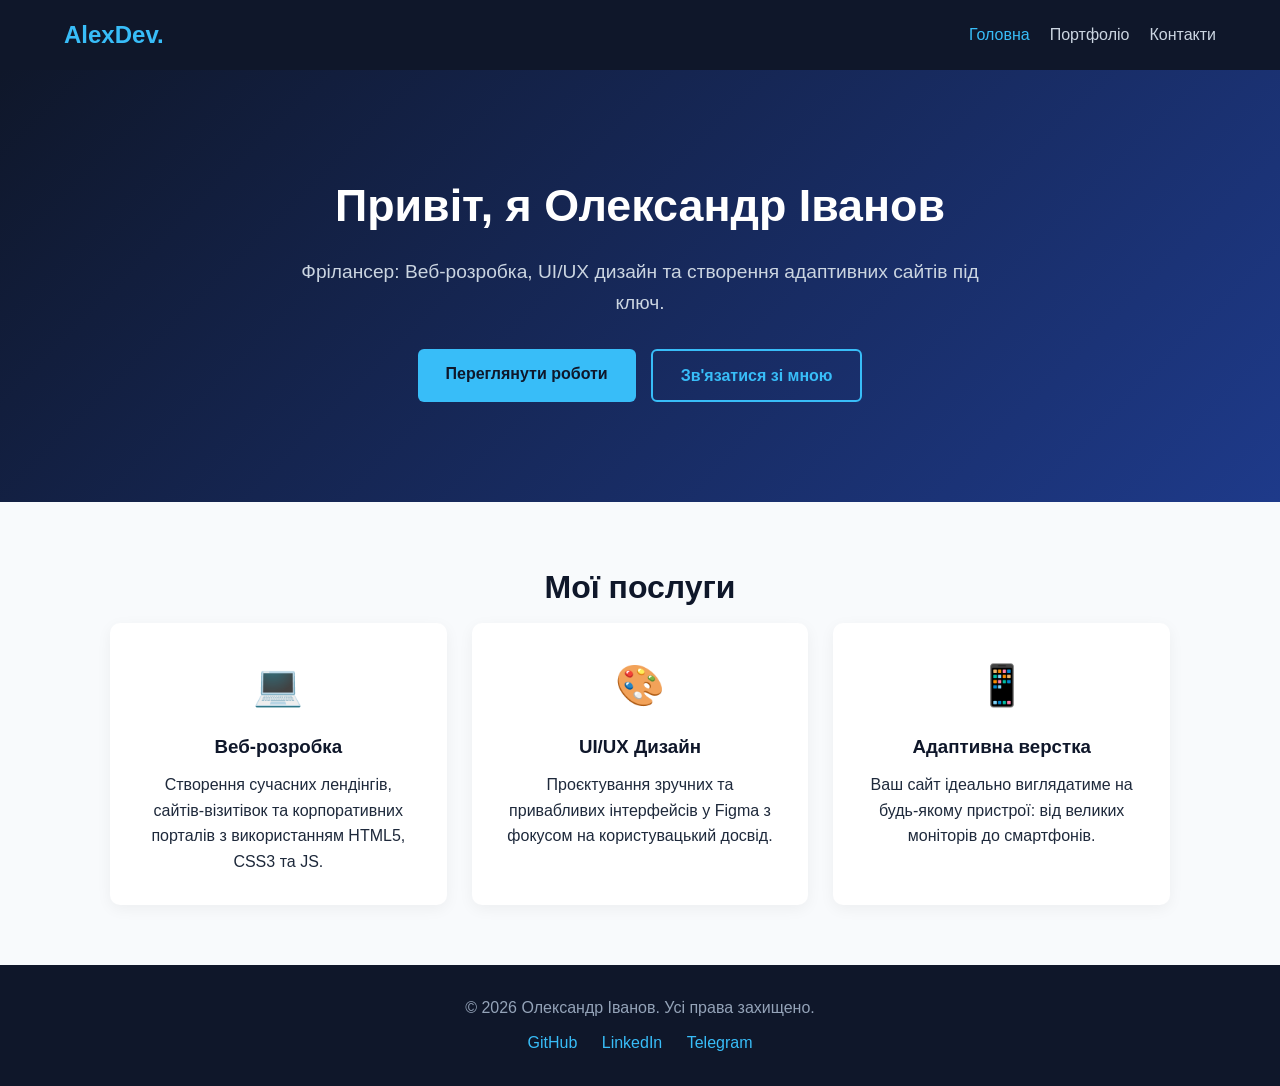
<file: index.html>
<!DOCTYPE html>
<html lang="uk">
<head>
    <meta charset="UTF-8">
    <meta name="viewport" content="width=device-width, initial-scale=1.0">
    <title>Олександр Іванов — Візитівка фрілансера</title>
    <link rel="stylesheet" href="style.css">
</head>
<body>

    <header class="navbar">
        <div class="logo">AlexDev.</div>
        <nav>
            <ul class="nav-links">
                <li><a href="index.html" class="active">Головна</a></li>
                <li><a href="portfolio.html">Портфоліо</a></li>
                <li><a href="contacts.html">Контакти</a></li>
            </ul>
        </nav>
    </header>

    <section class="hero">
        <div class="hero-content">
            <h1>Привіт, я Олександр Іванов</h1>
            <p>Фрілансер: Веб-розробка, UI/UX дизайн та створення адаптивних сайтів під ключ.</p>
            <div class="hero-buttons">
                <a href="portfolio.html" class="btn btn-primary">Переглянути роботи</a>
                <a href="contacts.html" class="btn btn-secondary">Зв'язатися зі мною</a>
            </div>
        </div>
    </section>

    <section class="container">
        <h2 class="section-title">Мої послуги</h2>
        <div class="grid-3">
            <div class="card">
                <div class="icon">💻</div>
                <h3>Веб-розробка</h3>
                <p>Створення сучасних лендінгів, сайтів-візитівок та корпоративних порталів з використанням HTML5, CSS3 та JS.</p>
            </div>
            <div class="card">
                <div class="icon">🎨</div>
                <h3>UI/UX Дизайн</h3>
                <p>Проєктування зручних та привабливих інтерфейсів у Figma з фокусом на користувацький досвід.</p>
            </div>
            <div class="card">
                <div class="icon">📱</div>
                <h3>Адаптивна верстка</h3>
                <p>Ваш сайт ідеально виглядатиме на будь-якому пристрої: від великих моніторів до смартфонів.</p>
            </div>
        </div>
    </section>

    <footer class="footer">
        <p>&copy; 2026 Олександр Іванов. Усі права захищено.</p>
        <div class="social-links">
            <a href="https://github.com" target="_blank">GitHub</a>
            <a href="https://linkedin.com" target="_blank">LinkedIn</a>
            <a href="https://t.me" target="_blank">Telegram</a>
        </div>
    </footer>

</body>
</html>
</file>
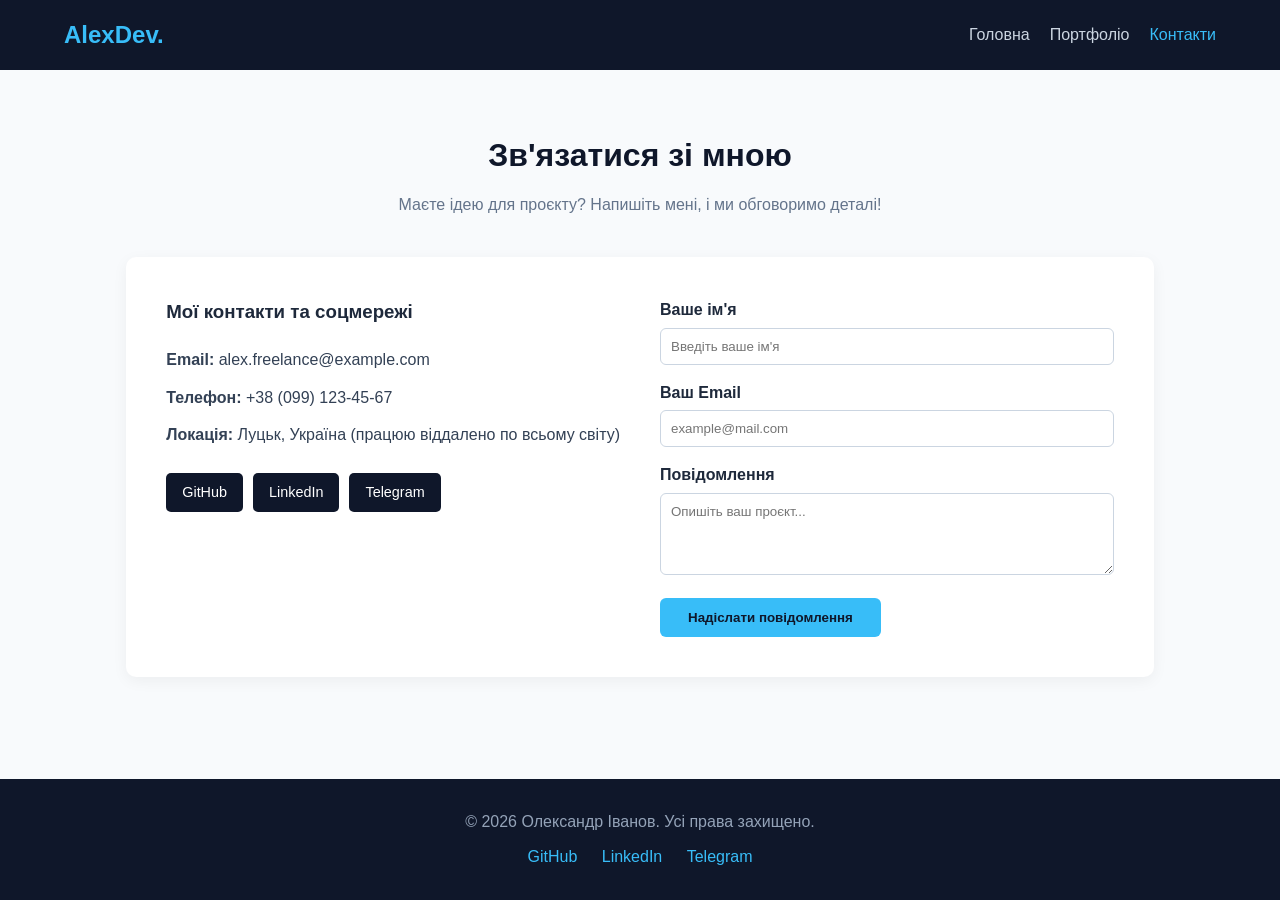
<file: contacts.html>
<!DOCTYPE html>
<html lang="uk">
<head>
    <meta charset="UTF-8">
    <meta name="viewport" content="width=device-width, initial-scale=1.0">
    <title>Контакти — Олександр Іванов</title>
    <link rel="stylesheet" href="style.css">
</head>
<body>

    <header class="navbar">
        <div class="logo">AlexDev.</div>
        <nav>
            <ul class="nav-links">
                <li><a href="index.html">Головна</a></li>
                <li><a href="portfolio.html">Портфоліо</a></li>
                <li><a href="contacts.html" class="active">Контакти</a></li>
            </ul>
        </nav>
    </header>

    <section class="container">
        <h2 class="section-title">Зв'язатися зі мною</h2>
        <p class="section-subtitle">Маєте ідею для проєкту? Напишіть мені, і ми обговоримо деталі!</p>

        <div class="contact-wrapper">
            <div class="contact-info">
                <h3>Мої контакти та соцмережі</h3>
                <p><strong>Email:</strong> alex.freelance@example.com</p>
                <p><strong>Телефон:</strong> +38 (099) 123-45-67</p>
                <p><strong>Локація:</strong> Луцьк, Україна (працюю віддалено по всьому світу)</p>
                
                <div class="social-box">
                    <a href="https://github.com" target="_blank" class="social-btn">GitHub</a>
                    <a href="https://linkedin.com" target="_blank" class="social-btn">LinkedIn</a>
                    <a href="https://t.me" target="_blank" class="social-btn">Telegram</a>
                </div>
            </div>

            <form class="contact-form" action="#" method="post">
                <div class="form-group">
                    <label for="name">Ваше ім'я</label>
                    <input type="text" id="name" name="name" placeholder="Введіть ваше ім'я" required>
                </div>
                <div class="form-group">
                    <label for="email">Ваш Email</label>
                    <input type="email" id="email" name="email" placeholder="example@mail.com" required>
                </div>
                <div class="form-group">
                    <label for="message">Повідомлення</label>
                    <textarea id="message" name="message" rows="4" placeholder="Опишіть ваш проєкт..." required></textarea>
                </div>
                <button type="submit" class="btn btn-primary">Надіслати повідомлення</button>
            </form>
        </div>
    </section>

    <footer class="footer">
        <p>&copy; 2026 Олександр Іванов. Усі права захищено.</p>
        <div class="social-links">
            <a href="https://github.com" target="_blank">GitHub</a>
            <a href="https://linkedin.com" target="_blank">LinkedIn</a>
            <a href="https://t.me" target="_blank">Telegram</a>
        </div>
    </footer>

</body>
</html>
</file>
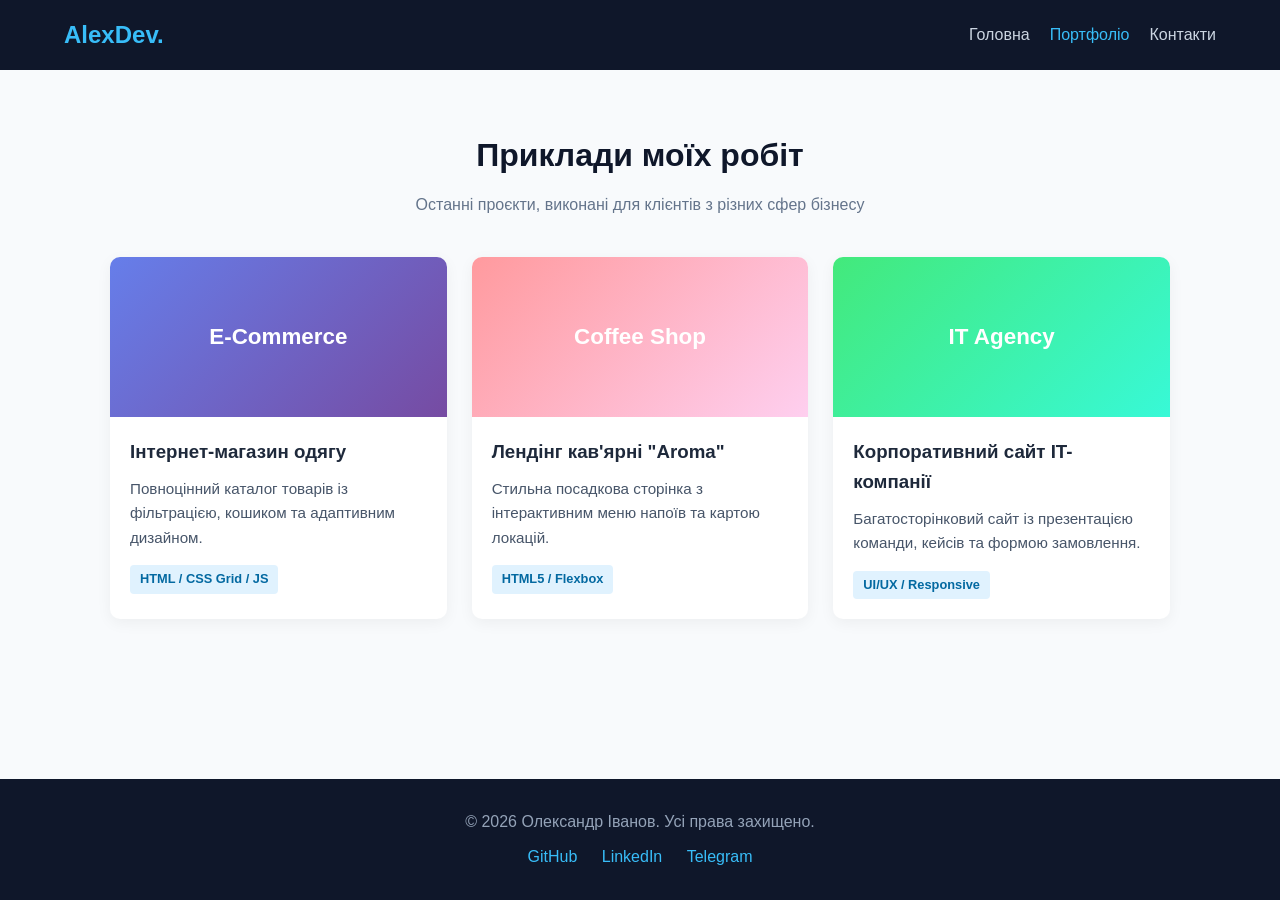
<file: portfolio.html>
<!DOCTYPE html>
<html lang="uk">
<head>
    <meta charset="UTF-8">
    <meta name="viewport" content="width=device-width, initial-scale=1.0">
    <title>Портфоліо — Олександр Іванов</title>
    <link rel="stylesheet" href="style.css">
</head>
<body>

    <header class="navbar">
        <div class="logo">AlexDev.</div>
        <nav>
            <ul class="nav-links">
                <li><a href="index.html">Головна</a></li>
                <li><a href="portfolio.html" class="active">Портфоліо</a></li>
                <li><a href="contacts.html">Контакти</a></li>
            </ul>
        </nav>
    </header>

    <section class="container">
        <h2 class="section-title">Приклади моїх робіт</h2>
        <p class="section-subtitle">Останні проєкти, виконані для клієнтів з різних сфер бізнесу</p>
        
        <div class="grid-3">
            <div class="portfolio-card">
                <div class="portfolio-img" style="background: linear-gradient(135deg, #667eea, #764ba2);">
                    <span>E-Commerce</span>
                </div>
                <div class="portfolio-info">
                    <h3>Інтернет-магазин одягу</h3>
                    <p>Повноцінний каталог товарів із фільтрацією, кошиком та адаптивним дизайном.</p>
                    <span class="tag">HTML / CSS Grid / JS</span>
                </div>
            </div>

            <div class="portfolio-card">
                <div class="portfolio-img" style="background: linear-gradient(135deg, #ff9a9e, #fecfef);">
                    <span>Coffee Shop</span>
                </div>
                <div class="portfolio-info">
                    <h3>Лендінг кав'ярні "Aroma"</h3>
                    <p>Стильна посадкова сторінка з інтерактивним меню напоїв та картою локацій.</p>
                    <span class="tag">HTML5 / Flexbox</span>
                </div>
            </div>

            <div class="portfolio-card">
                <div class="portfolio-img" style="background: linear-gradient(135deg, #43e97b, #38f9d7);">
                    <span>IT Agency</span>
                </div>
                <div class="portfolio-info">
                    <h3>Корпоративний сайт IT-компанії</h3>
                    <p>Багатосторінковий сайт із презентацією команди, кейсів та формою замовлення.</p>
                    <span class="tag">UI/UX / Responsive</span>
                </div>
            </div>
        </div>
    </section>

    <footer class="footer">
        <p>&copy; 2026 Олександр Іванов. Усі права захищено.</p>
        <div class="social-links">
            <a href="https://github.com" target="_blank">GitHub</a>
            <a href="https://linkedin.com" target="_blank">LinkedIn</a>
            <a href="https://t.me" target="_blank">Telegram</a>
        </div>
    </footer>

</body>
</html>
</file>
<file: style.css>
* {
    box-sizing: border-box;
    margin: 0;
    padding: 0;
}

body {
    font-family: 'Segoe UI', Roboto, Helvetica, Arial, sans-serif;
    background-color: #f8fafc;
    color: #1e293b;
    line-height: 1.6;
    display: flex;
    flex-direction: column;
    min-height: 100vh;
}

.navbar {
    display: flex;
    justify-content: space-between;
    align-items: center;
    background-color: #0f172a;
    color: #ffffff;
    padding: 1rem 5%;
    position: sticky;
    top: 0;
    z-index: 100;
}

.logo {
    font-size: 1.5rem;
    font-weight: 700;
    color: #38bdf8;
}

.nav-links {
    display: flex;
    list-style: none;
    gap: 20px;
}

.nav-links a {
    color: #cbd5e1;
    text-decoration: none;
    font-weight: 500;
    transition: color 0.3s;
}

.nav-links a:hover,
.nav-links a.active {
    color: #38bdf8;
}

.hero {
    background: linear-gradient(135deg, #0f172a 0%, #1e3a8a 100%);
    color: #ffffff;
    text-align: center;
    padding: 100px 20px;
}

.hero-content {
    max-width: 700px;
    margin: 0 auto;
}

.hero h1 {
    font-size: 2.8rem;
    margin-bottom: 15px;
}

.hero p {
    font-size: 1.2rem;
    color: #cbd5e1;
    margin-bottom: 30px;
}

.hero-buttons {
    display: flex;
    justify-content: center;
    gap: 15px;
    flex-wrap: wrap;
}

.btn {
    display: inline-block;
    padding: 12px 28px;
    border-radius: 6px;
    text-decoration: none;
    font-weight: 600;
    cursor: pointer;
    border: none;
    transition: all 0.3s ease;
}

.btn-primary {
    background-color: #38bdf8;
    color: #0f172a;
}

.btn-primary:hover {
    background-color: #0284c7;
    color: #ffffff;
}

.btn-secondary {
    background-color: transparent;
    border: 2px solid #38bdf8;
    color: #38bdf8;
}

.btn-secondary:hover {
    background-color: #38bdf8;
    color: #0f172a;
}

.container {
    max-width: 1100px;
    margin: 60px auto;
    padding: 0 20px;
    flex: 1;
}

.section-title {
    text-align: center;
    font-size: 2rem;
    color: #0f172a;
    margin-bottom: 10px;
}

.section-subtitle {
    text-align: center;
    color: #64748b;
    margin-bottom: 40px;
}

.grid-3 {
    display: grid;
    grid-template-columns: repeat(3, 1fr);
    gap: 25px;
}

.card {
    background: #ffffff;
    padding: 30px;
    border-radius: 10px;
    box-shadow: 0 4px 15px rgba(0, 0, 0, 0.05);
    text-align: center;
    transition: transform 0.3s ease;
}

.card:hover {
    transform: translateY(-5px);
}

.card .icon {
    font-size: 2.5rem;
    margin-bottom: 15px;
}

.card h3 {
    margin-bottom: 10px;
    color: #0f172a;
}

.portfolio-card {
    background: #ffffff;
    border-radius: 10px;
    overflow: hidden;
    box-shadow: 0 4px 15px rgba(0, 0, 0, 0.05);
    transition: transform 0.3s ease;
}

.portfolio-card:hover {
    transform: translateY(-5px);
}

.portfolio-img {
    height: 160px;
    display: flex;
    align-items: center;
    justify-content: center;
    color: #ffffff;
    font-size: 1.4rem;
    font-weight: 700;
}

.portfolio-info {
    padding: 20px;
}

.portfolio-info h3 {
    margin-bottom: 10px;
}

.portfolio-info p {
    color: #475569;
    font-size: 0.95rem;
    margin-bottom: 15px;
}

.tag {
    display: inline-block;
    background: #e0f2fe;
    color: #0369a1;
    padding: 4px 10px;
    border-radius: 4px;
    font-size: 0.8rem;
    font-weight: 600;
}
.contact-wrapper {
    display: grid;
    grid-template-columns: 1fr 1fr;
    gap: 40px;
    background: #ffffff;
    padding: 40px;
    border-radius: 10px;
    box-shadow: 0 4px 15px rgba(0, 0, 0, 0.05);
}

.contact-info h3 {
    margin-bottom: 20px;
}

.contact-info p {
    margin-bottom: 12px;
    color: #334155;
}

.social-box {
    margin-top: 25px;
    display: flex;
    gap: 10px;
    flex-wrap: wrap;
}

.social-btn {
    padding: 8px 16px;
    background: #0f172a;
    color: #ffffff;
    text-decoration: none;
    border-radius: 5px;
    font-size: 0.9rem;
    transition: background 0.3s;
}

.social-btn:hover {
    background: #38bdf8;
    color: #0f172a;
}

.form-group {
    margin-bottom: 15px;
}

.form-group label {
    display: block;
    margin-bottom: 5px;
    font-weight: 600;
}

.form-group input,
.form-group textarea {
    width: 100%;
    padding: 10px;
    border: 1px solid #cbd5e1;
    border-radius: 6px;
    font-family: inherit;
}

.footer {
    background-color: #0f172a;
    color: #94a3b8;
    text-align: center;
    padding: 30px 20px;
    margin-top: auto;
}

.footer .social-links {
    margin-top: 10px;
}

.footer .social-links a {
    color: #38bdf8;
    margin: 0 10px;
    text-decoration: none;
}

.footer .social-links a:hover {
    text-decoration: underline;
}

@media (max-width: 900px) {
    .grid-3 {
        grid-template-columns: repeat(2, 1fr);
    }
    .contact-wrapper {
        grid-template-columns: 1fr;
    }
}

@media (max-width: 600px) {
    .navbar {
        flex-direction: column;
        gap: 15px;
    }
    .hero h1 {
        font-size: 2rem;
    }
    .grid-3 {
        grid-template-columns: 1fr;
    }
}
</file>
